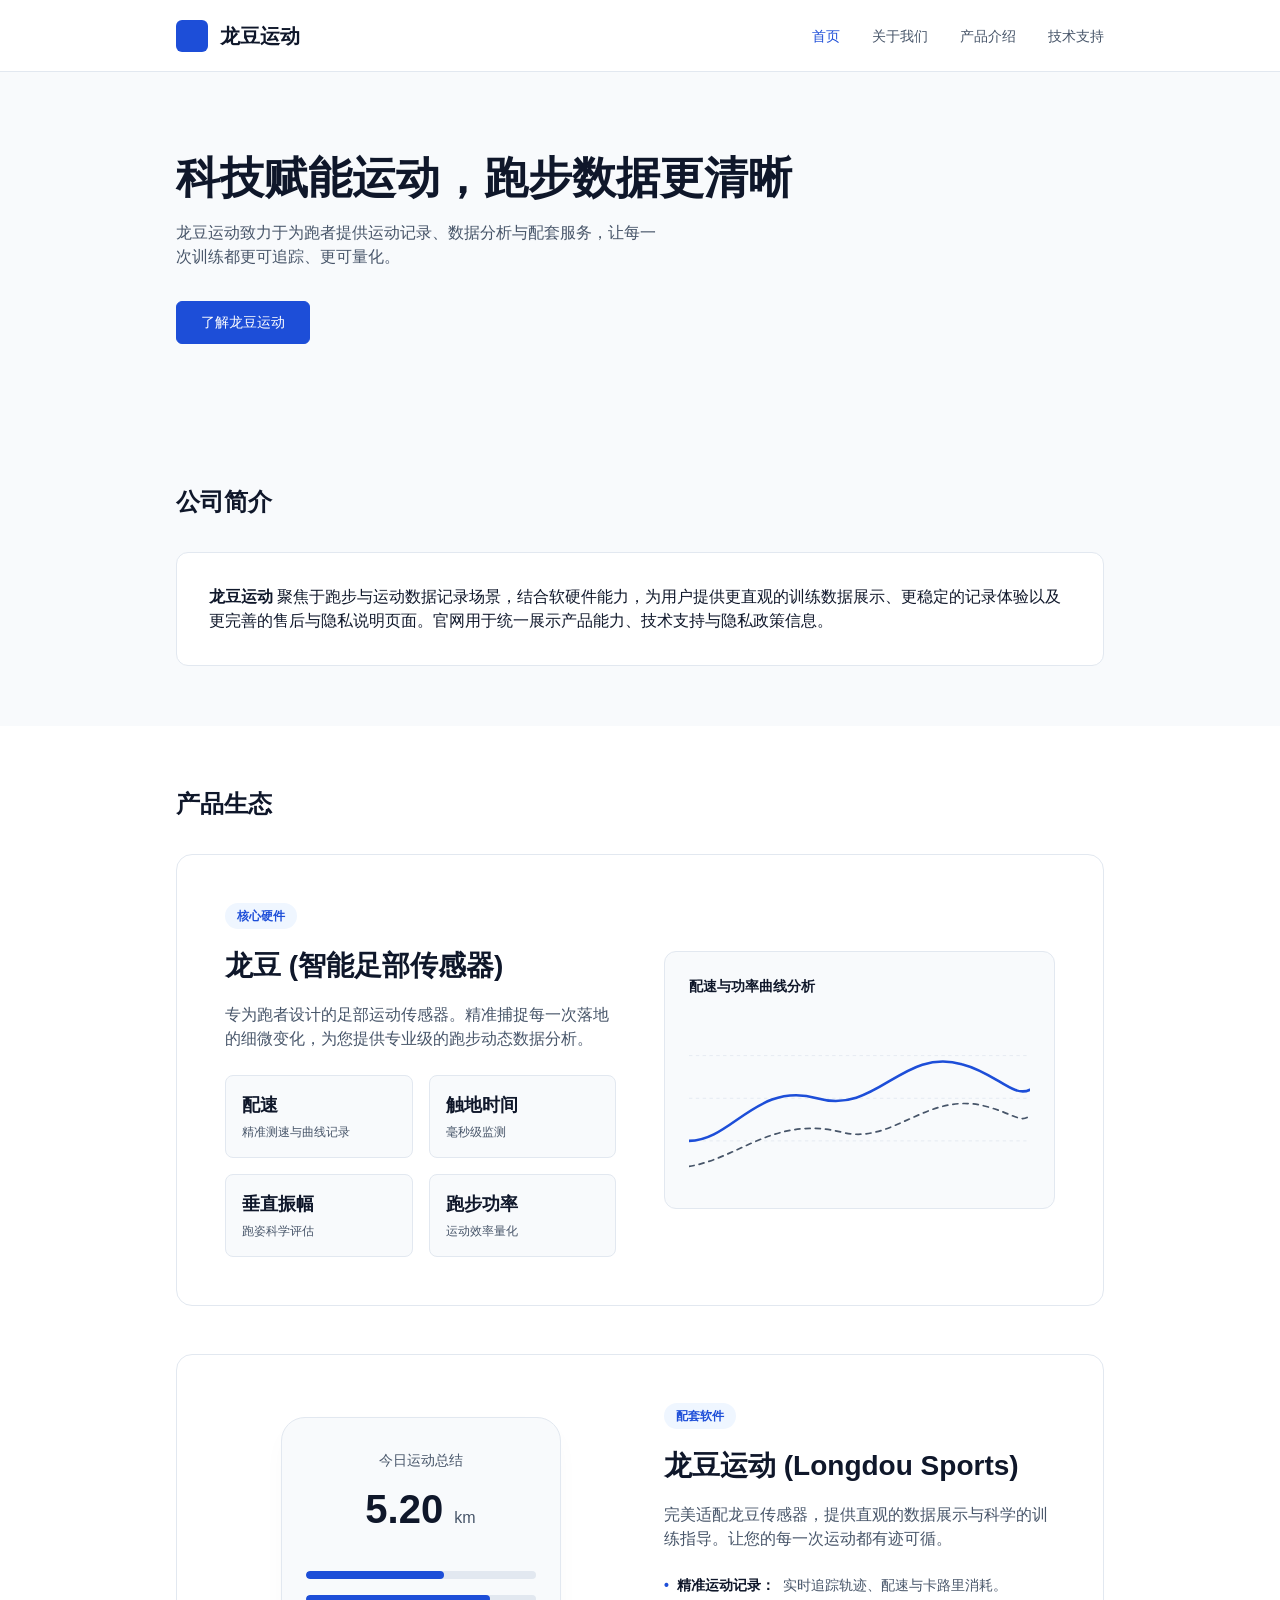
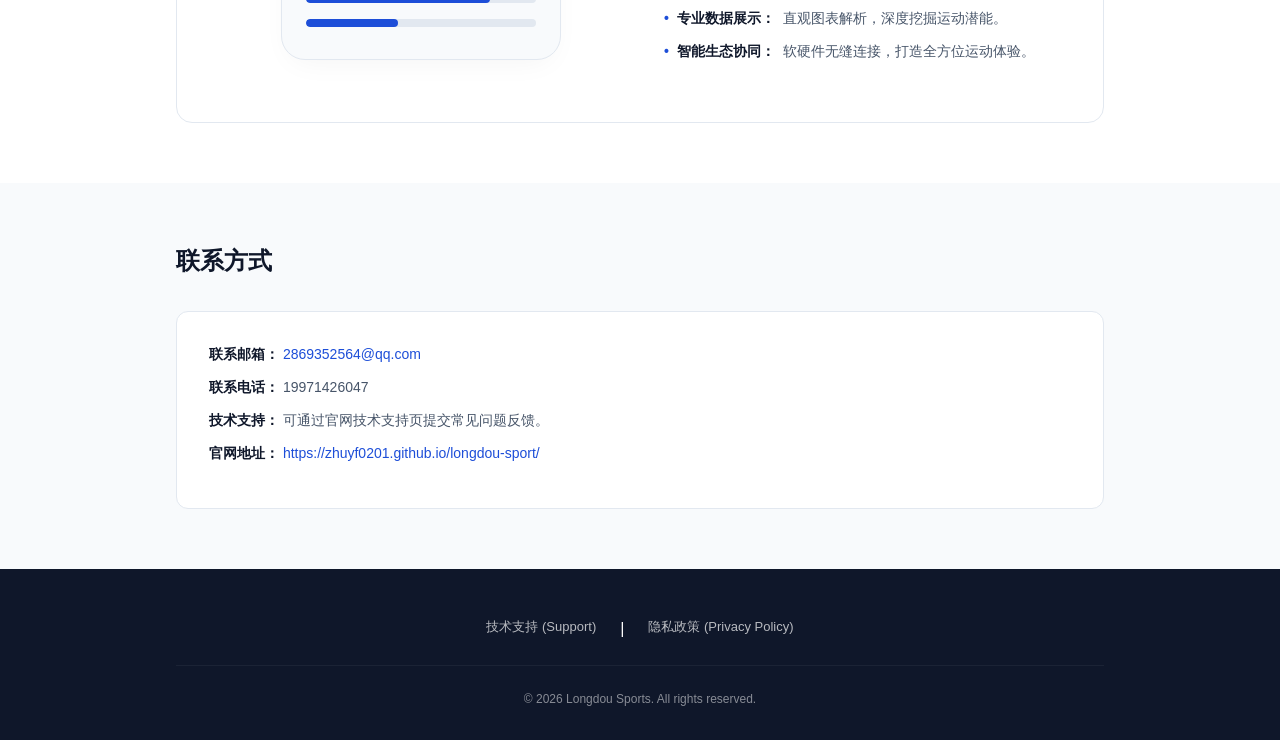
<file: index.html>
<!DOCTYPE html>
<html lang="zh-CN">
<head>
    <meta charset="UTF-8">
    <meta name="viewport" content="width=device-width, initial-scale=1.0">
    <title>龙豆运动 - 产品官网</title>
    <link rel="stylesheet" href="./style.css">
</head>
<body>
    <header>
        <div class="container nav-container">
            <div class="logo">龙豆运动</div>
            <nav>
                <ul>
                    <li><a href="./index.html" class="active">首页</a></li>
                    <li><a href="#about">关于我们</a></li>
                    <li><a href="#product">产品介绍</a></li>
                    <li><a href="./support.html">技术支持</a></li>
                </ul>
            </nav>
            <div class="mobile-menu-btn">☰</div>
        </div>
    </header>

    <section class="hero">
        <div class="container">
            <h1>科技赋能运动，跑步数据更清晰</h1>
            <p>龙豆运动致力于为跑者提供运动记录、数据分析与配套服务，让每一次训练都更可追踪、更可量化。</p>
            <a href="#product" class="btn">了解龙豆运动</a>
        </div>
    </section>

    <section id="about" class="section">
        <div class="container">
            <h2 class="section-title">公司简介</h2>
            <div class="card">
                <p><strong>龙豆运动</strong> 聚焦于跑步与运动数据记录场景，结合软硬件能力，为用户提供更直观的训练数据展示、更稳定的记录体验以及更完善的售后与隐私说明页面。官网用于统一展示产品能力、技术支持与隐私政策信息。</p>
            </div>
        </div>
    </section>

    <section id="product" class="section bg-light">
        <div class="container">
            <h2 class="section-title">产品生态</h2>
            
            <div class="product-showcase">
                <div class="product-info">
                    <span class="badge">核心硬件</span>
                    <h3>龙豆 (智能足部传感器)</h3>
                    <p>专为跑者设计的足部运动传感器。精准捕捉每一次落地的细微变化，为您提供专业级的跑步动态数据分析。</p>
                    <div class="metric-grid">
                        <div class="metric-item">
                            <div class="metric-value">配速</div>
                            <div class="metric-label">精准测速与曲线记录</div>
                        </div>
                        <div class="metric-item">
                            <div class="metric-value">触地时间</div>
                            <div class="metric-label">毫秒级监测</div>
                        </div>
                        <div class="metric-item">
                            <div class="metric-value">垂直振幅</div>
                            <div class="metric-label">跑姿科学评估</div>
                        </div>
                        <div class="metric-item">
                            <div class="metric-value">跑步功率</div>
                            <div class="metric-label">运动效率量化</div>
                        </div>
                    </div>
                </div>
                <div class="product-visual">
                    <div class="chart-container">
                        <div class="chart-header">配速与功率曲线分析</div>
                        <svg viewBox="0 0 400 200" class="curve-chart">
                            <!-- Grid lines -->
                            <line x1="0" y1="50" x2="400" y2="50" stroke="var(--border-color)" stroke-width="1" stroke-dasharray="4,4" />
                            <line x1="0" y1="100" x2="400" y2="100" stroke="var(--border-color)" stroke-width="1" stroke-dasharray="4,4" />
                            <line x1="0" y1="150" x2="400" y2="150" stroke="var(--border-color)" stroke-width="1" stroke-dasharray="4,4" />
                            <!-- Pace Curve (Primary) -->
                            <path d="M0,150 C50,150 80,80 150,100 C220,120 250,40 320,60 C360,70 380,100 400,90" fill="none" stroke="var(--primary-color)" stroke-width="3" stroke-linecap="round"/>
                            <!-- Power Curve (Secondary) -->
                            <path d="M0,180 C60,170 100,120 180,140 C240,155 280,90 350,110 C380,118 390,130 400,120" fill="none" stroke="var(--text-light)" stroke-width="2" stroke-dasharray="6,6" stroke-linecap="round"/>
                        </svg>
                    </div>
                </div>
            </div>

            <div class="product-showcase reverse">
                <div class="product-info">
                    <span class="badge">配套软件</span>
                    <h3>龙豆运动 (Longdou Sports)</h3>
                    <p>完美适配龙豆传感器，提供直观的数据展示与科学的训练指导。让您的每一次运动都有迹可循。</p>
                    <ul class="feature-list">
                        <li><strong>精准运动记录：</strong> 实时追踪轨迹、配速与卡路里消耗。</li>
                        <li><strong>专业数据展示：</strong> 直观图表解析，深度挖掘运动潜能。</li>
                        <li><strong>智能生态协同：</strong> 软硬件无缝连接，打造全方位运动体验。</li>
                    </ul>
                </div>
                <div class="product-visual">
                    <div class="app-mockup">
                        <div class="app-header">今日运动总结</div>
                        <div class="app-stat">5.20 <span>km</span></div>
                        <div class="app-bars">
                            <div class="bar-wrap"><div class="bar" style="width: 60%"></div></div>
                            <div class="bar-wrap"><div class="bar" style="width: 80%"></div></div>
                            <div class="bar-wrap"><div class="bar" style="width: 40%"></div></div>
                        </div>
                    </div>
                </div>
            </div>
        </div>
    </section>

    <section id="contact" class="section">
        <div class="container">
            <h2 class="section-title">联系方式</h2>
            <div class="contact-info card">
                <p><strong>联系邮箱：</strong> <a href="mailto:2869352564@qq.com">2869352564@qq.com</a></p>
                <p><strong>联系电话：</strong> 19971426047</p>
                <p><strong>技术支持：</strong> 可通过官网技术支持页提交常见问题反馈。</p>
                <p><strong>官网地址：</strong> <a href="https://zhuyf0201.github.io/longdou-sport/">https://zhuyf0201.github.io/longdou-sport/</a></p>
            </div>
        </div>
    </section>

    <footer>
        <div class="container footer-content">
            <div class="footer-links">
                <a href="./support.html">技术支持 (Support)</a> | 
                <a href="./privacy.html">隐私政策 (Privacy Policy)</a>
            </div>
            <p>&copy; 2026 Longdou Sports. All rights reserved.</p>
        </div>
    </footer>

    <script src="./script.js"></script>
</body>
</html>
</file>
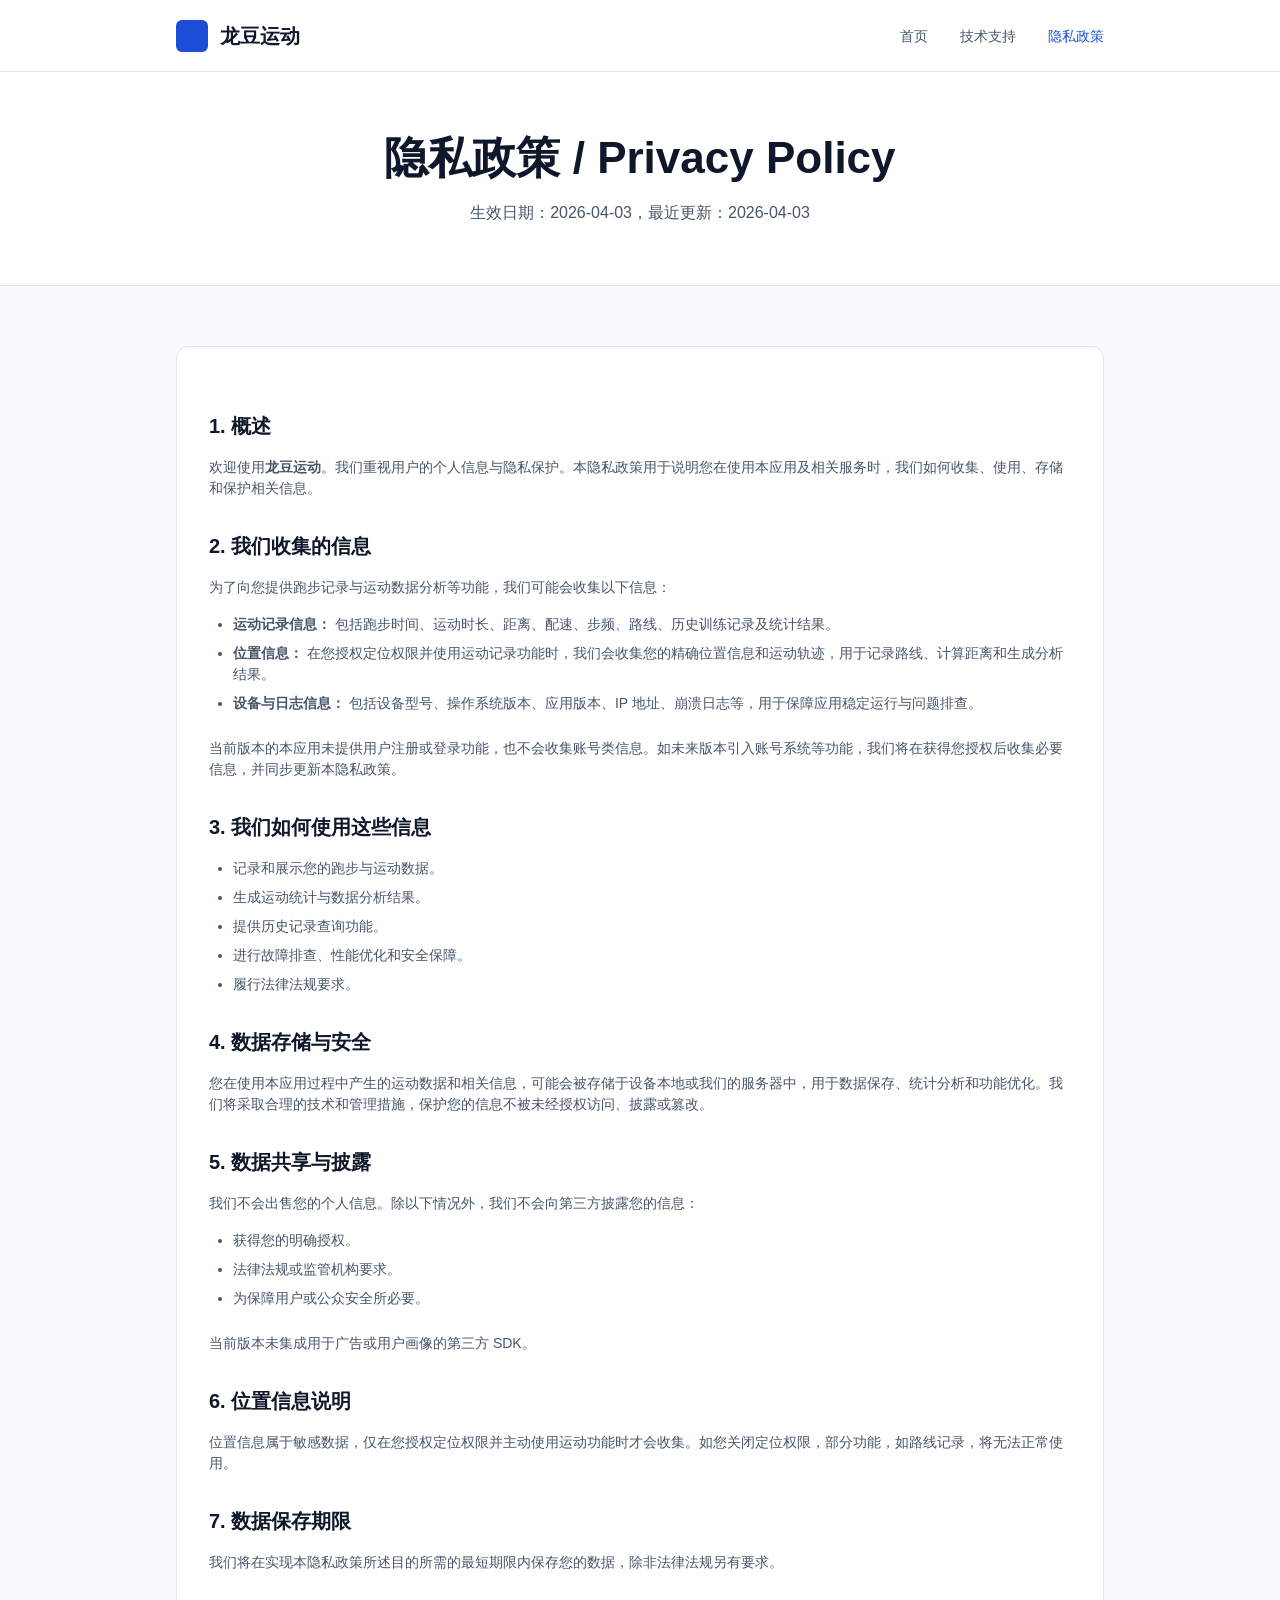
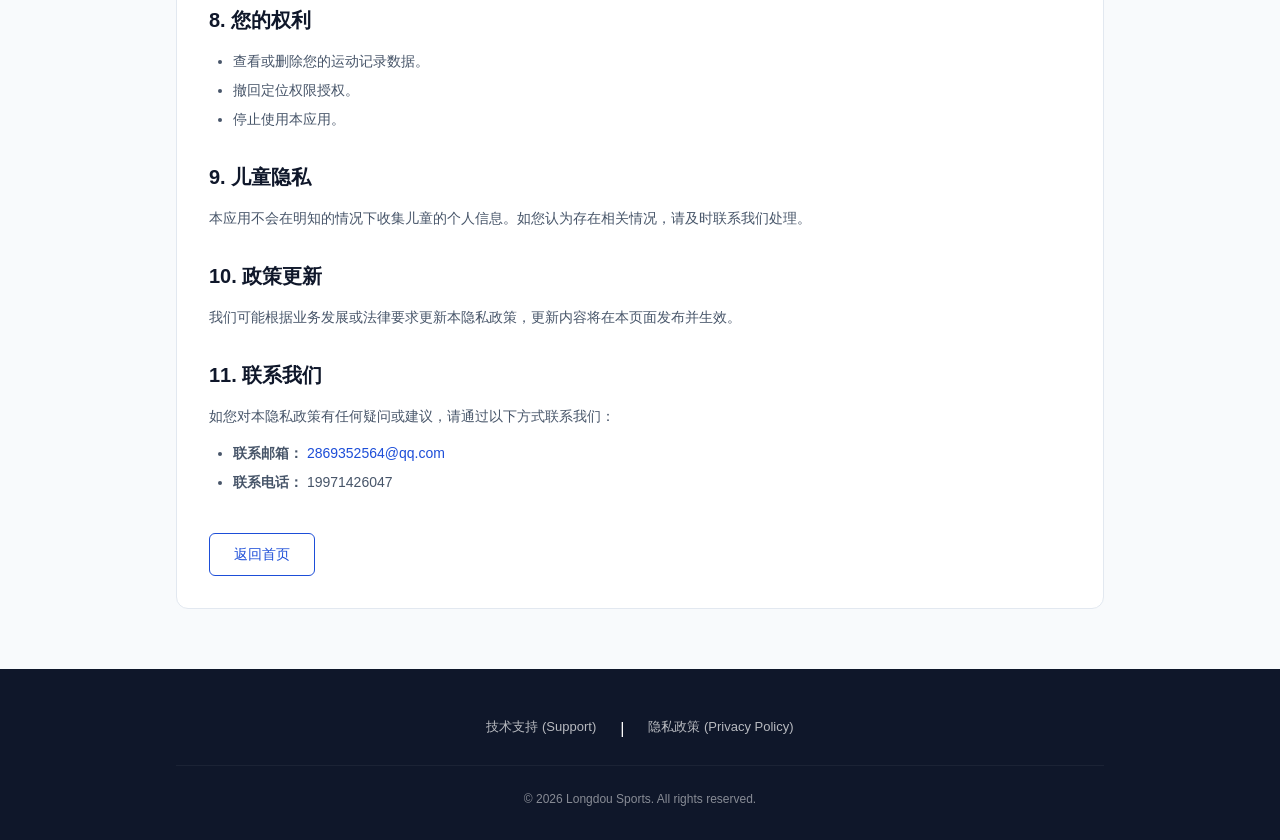
<file: privacy.html>
<!DOCTYPE html>
<html lang="zh-CN">
<head>
    <meta charset="UTF-8">
    <meta name="viewport" content="width=device-width, initial-scale=1.0">
    <title>隐私政策 - 龙豆运动</title>
    <link rel="stylesheet" href="./style.css">
</head>
<body>
    <header>
        <div class="container nav-container">
            <div class="logo">龙豆运动</div>
            <nav>
                <ul>
                    <li><a href="./index.html">首页</a></li>
                    <li><a href="./support.html">技术支持</a></li>
                    <li><a href="./privacy.html" class="active">隐私政策</a></li>
                </ul>
            </nav>
            <div class="mobile-menu-btn">☰</div>
        </div>
    </header>

    <section class="page-header">
        <div class="container">
            <h1>隐私政策 / Privacy Policy</h1>
            <p>生效日期：2026-04-03，最近更新：2026-04-03</p>
        </div>
    </section>

    <section class="section">
        <div class="container">
            <div class="card policy-content">
                <h2>1. 概述</h2>
                <p>欢迎使用<strong>龙豆运动</strong>。我们重视用户的个人信息与隐私保护。本隐私政策用于说明您在使用本应用及相关服务时，我们如何收集、使用、存储和保护相关信息。</p>

                <h2>2. 我们收集的信息</h2>
                <p>为了向您提供跑步记录与运动数据分析等功能，我们可能会收集以下信息：</p>
                <ul>
                    <li><strong>运动记录信息：</strong> 包括跑步时间、运动时长、距离、配速、步频、路线、历史训练记录及统计结果。</li>
                    <li><strong>位置信息：</strong> 在您授权定位权限并使用运动记录功能时，我们会收集您的精确位置信息和运动轨迹，用于记录路线、计算距离和生成分析结果。</li>
                    <li><strong>设备与日志信息：</strong> 包括设备型号、操作系统版本、应用版本、IP 地址、崩溃日志等，用于保障应用稳定运行与问题排查。</li>
                </ul>
                <p>当前版本的本应用未提供用户注册或登录功能，也不会收集账号类信息。如未来版本引入账号系统等功能，我们将在获得您授权后收集必要信息，并同步更新本隐私政策。</p>

                <h2>3. 我们如何使用这些信息</h2>
                <ul>
                    <li>记录和展示您的跑步与运动数据。</li>
                    <li>生成运动统计与数据分析结果。</li>
                    <li>提供历史记录查询功能。</li>
                    <li>进行故障排查、性能优化和安全保障。</li>
                    <li>履行法律法规要求。</li>
                </ul>

                <h2>4. 数据存储与安全</h2>
                <p>您在使用本应用过程中产生的运动数据和相关信息，可能会被存储于设备本地或我们的服务器中，用于数据保存、统计分析和功能优化。我们将采取合理的技术和管理措施，保护您的信息不被未经授权访问、披露或篡改。</p>

                <h2>5. 数据共享与披露</h2>
                <p>我们不会出售您的个人信息。除以下情况外，我们不会向第三方披露您的信息：</p>
                <ul>
                    <li>获得您的明确授权。</li>
                    <li>法律法规或监管机构要求。</li>
                    <li>为保障用户或公众安全所必要。</li>
                </ul>
                <p>当前版本未集成用于广告或用户画像的第三方 SDK。</p>

                <h2>6. 位置信息说明</h2>
                <p>位置信息属于敏感数据，仅在您授权定位权限并主动使用运动功能时才会收集。如您关闭定位权限，部分功能，如路线记录，将无法正常使用。</p>

                <h2>7. 数据保存期限</h2>
                <p>我们将在实现本隐私政策所述目的所需的最短期限内保存您的数据，除非法律法规另有要求。</p>

                <h2>8. 您的权利</h2>
                <ul>
                    <li>查看或删除您的运动记录数据。</li>
                    <li>撤回定位权限授权。</li>
                    <li>停止使用本应用。</li>
                </ul>

                <h2>9. 儿童隐私</h2>
                <p>本应用不会在明知的情况下收集儿童的个人信息。如您认为存在相关情况，请及时联系我们处理。</p>

                <h2>10. 政策更新</h2>
                <p>我们可能根据业务发展或法律要求更新本隐私政策，更新内容将在本页面发布并生效。</p>

                <h2>11. 联系我们</h2>
                <p>如您对本隐私政策有任何疑问或建议，请通过以下方式联系我们：</p>
                <ul>
                    <li><strong>联系邮箱：</strong> <a href="mailto:2869352564@qq.com">2869352564@qq.com</a></li>
                    <li><strong>联系电话：</strong> 19971426047</li>
                </ul>

                <div style="margin-top: 40px;">
                    <a href="./index.html" class="btn btn-outline">返回首页</a>
                </div>
            </div>
        </div>
    </section>

    <footer>
        <div class="container footer-content">
            <div class="footer-links">
                <a href="./support.html">技术支持 (Support)</a> | 
                <a href="./privacy.html">隐私政策 (Privacy Policy)</a>
            </div>
            <p>&copy; 2026 Longdou Sports. All rights reserved.</p>
        </div>
    </footer>

    <script src="./script.js"></script>
</body>
</html>
</file>
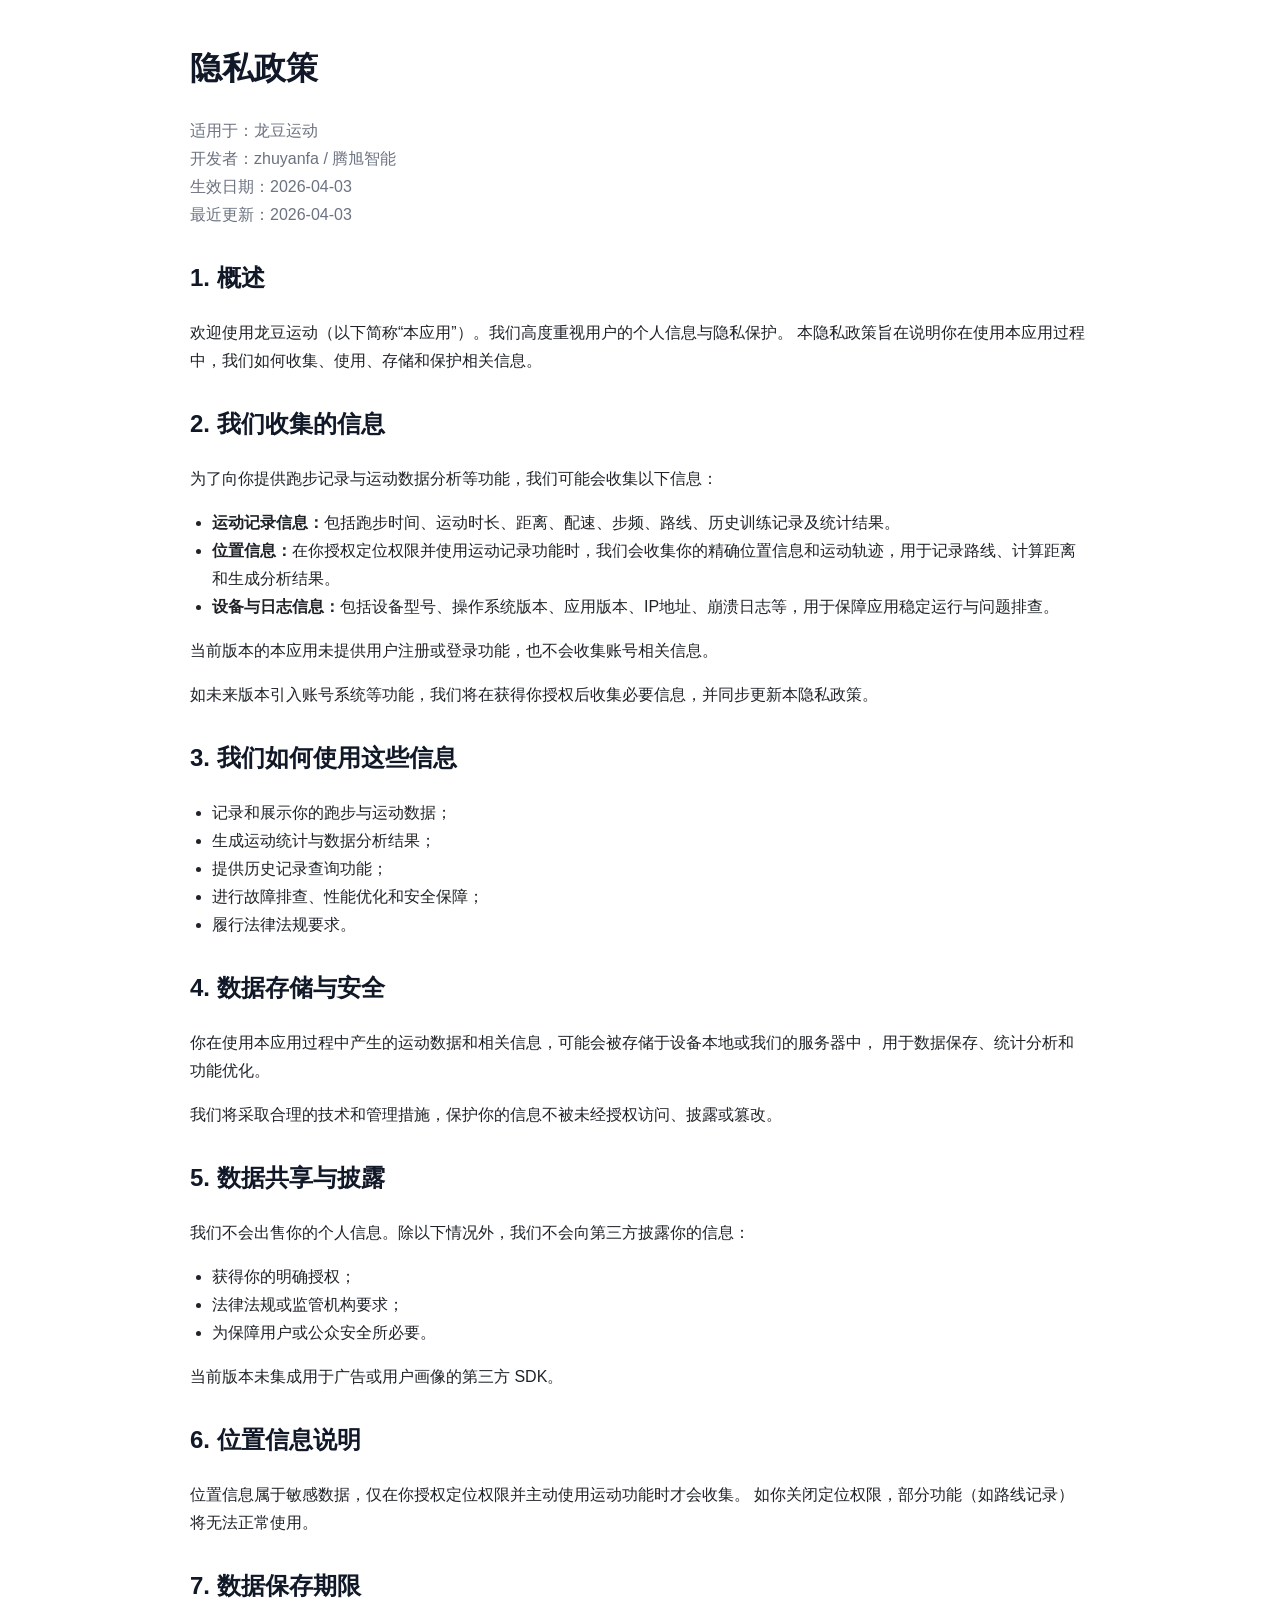
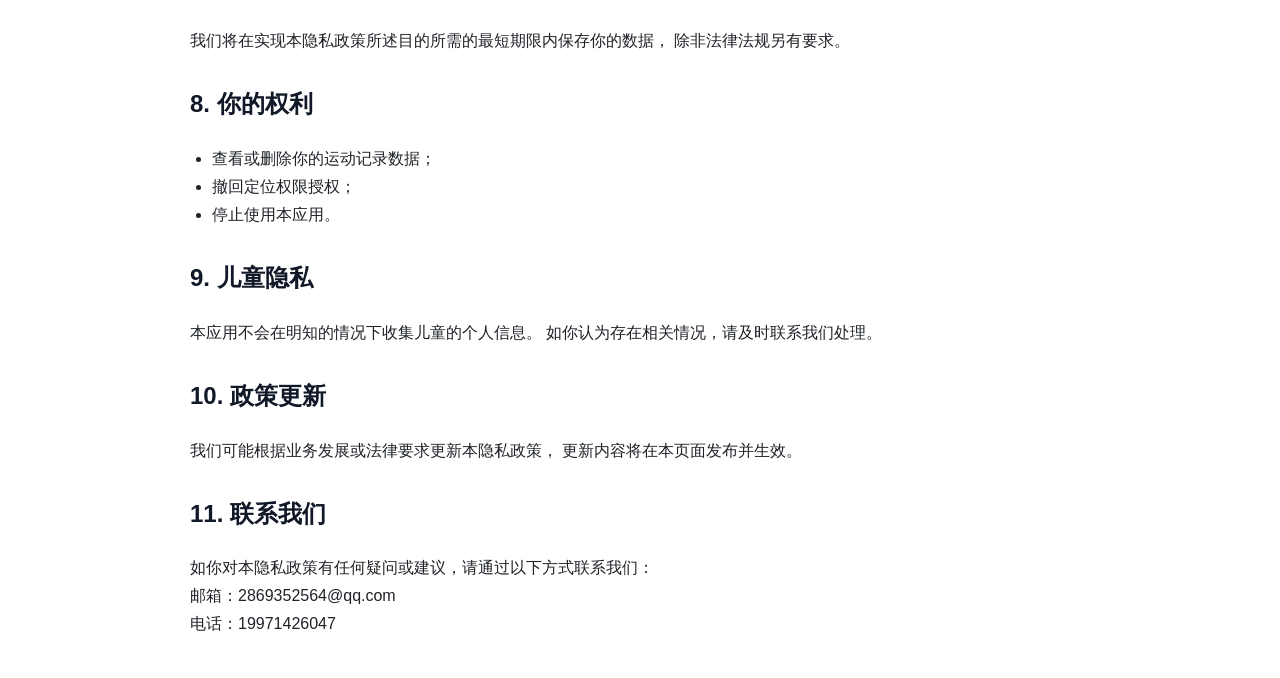
<file: privacy_0.html>
<!doctype html>
<html lang="zh-CN">
<head>
  <meta charset="UTF-8" />
  <meta name="viewport" content="width=device-width, initial-scale=1.0" />
  <title>隐私政策 - 龙豆运动</title>
  <style>
    body {
      font-family: -apple-system, BlinkMacSystemFont, "Segoe UI", Roboto, "Helvetica Neue", Arial, sans-serif;
      line-height: 1.75;
      max-width: 900px;
      margin: 40px auto;
      padding: 0 20px;
      color: #1f2328;
      background: #ffffff;
    }
    h1, h2 {
      color: #111827;
    }
    .meta {
      color: #6b7280;
      margin-bottom: 28px;
    }
    section {
      margin-bottom: 28px;
    }
    ul {
      padding-left: 22px;
    }
    a {
      color: #2563eb;
      text-decoration: none;
    }
  </style>
</head>
<body>

<h1>隐私政策</h1>

<p class="meta">
适用于：龙豆运动<br>
开发者：zhuyanfa / 腾旭智能<br>
生效日期：2026-04-03<br>
最近更新：2026-04-03
</p>

<section>
<h2>1. 概述</h2>
<p>
欢迎使用龙豆运动（以下简称“本应用”）。我们高度重视用户的个人信息与隐私保护。
本隐私政策旨在说明你在使用本应用过程中，我们如何收集、使用、存储和保护相关信息。
</p>
</section>

<section>
<h2>2. 我们收集的信息</h2>
<p>
为了向你提供跑步记录与运动数据分析等功能，我们可能会收集以下信息：
</p>
<ul>
<li><strong>运动记录信息：</strong>包括跑步时间、运动时长、距离、配速、步频、路线、历史训练记录及统计结果。</li>
<li><strong>位置信息：</strong>在你授权定位权限并使用运动记录功能时，我们会收集你的精确位置信息和运动轨迹，用于记录路线、计算距离和生成分析结果。</li>
<li><strong>设备与日志信息：</strong>包括设备型号、操作系统版本、应用版本、IP地址、崩溃日志等，用于保障应用稳定运行与问题排查。</li>
</ul>

<p>
当前版本的本应用未提供用户注册或登录功能，也不会收集账号相关信息。
</p>

<p>
如未来版本引入账号系统等功能，我们将在获得你授权后收集必要信息，并同步更新本隐私政策。
</p>
</section>

<section>
<h2>3. 我们如何使用这些信息</h2>
<ul>
<li>记录和展示你的跑步与运动数据；</li>
<li>生成运动统计与数据分析结果；</li>
<li>提供历史记录查询功能；</li>
<li>进行故障排查、性能优化和安全保障；</li>
<li>履行法律法规要求。</li>
</ul>
</section>

<section>
<h2>4. 数据存储与安全</h2>
<p>
你在使用本应用过程中产生的运动数据和相关信息，可能会被存储于设备本地或我们的服务器中，
用于数据保存、统计分析和功能优化。
</p>
<p>
我们将采取合理的技术和管理措施，保护你的信息不被未经授权访问、披露或篡改。
</p>
</section>

<section>
<h2>5. 数据共享与披露</h2>
<p>
我们不会出售你的个人信息。除以下情况外，我们不会向第三方披露你的信息：
</p>
<ul>
<li>获得你的明确授权；</li>
<li>法律法规或监管机构要求；</li>
<li>为保障用户或公众安全所必要。</li>
</ul>

<p>
当前版本未集成用于广告或用户画像的第三方 SDK。
</p>
</section>

<section>
<h2>6. 位置信息说明</h2>
<p>
位置信息属于敏感数据，仅在你授权定位权限并主动使用运动功能时才会收集。
如你关闭定位权限，部分功能（如路线记录）将无法正常使用。
</p>
</section>

<section>
<h2>7. 数据保存期限</h2>
<p>
我们将在实现本隐私政策所述目的所需的最短期限内保存你的数据，
除非法律法规另有要求。
</p>
</section>

<section>
<h2>8. 你的权利</h2>
<ul>
<li>查看或删除你的运动记录数据；</li>
<li>撤回定位权限授权；</li>
<li>停止使用本应用。</li>
</ul>
</section>

<section>
<h2>9. 儿童隐私</h2>
<p>
本应用不会在明知的情况下收集儿童的个人信息。
如你认为存在相关情况，请及时联系我们处理。
</p>
</section>

<section>
<h2>10. 政策更新</h2>
<p>
我们可能根据业务发展或法律要求更新本隐私政策，
更新内容将在本页面发布并生效。
</p>
</section>

<section>
<h2>11. 联系我们</h2>
<p>
如你对本隐私政策有任何疑问或建议，请通过以下方式联系我们：<br>
邮箱：2869352564@qq.com<br>
电话：19971426047
</p>
</section>

</body>
</html>
</file>
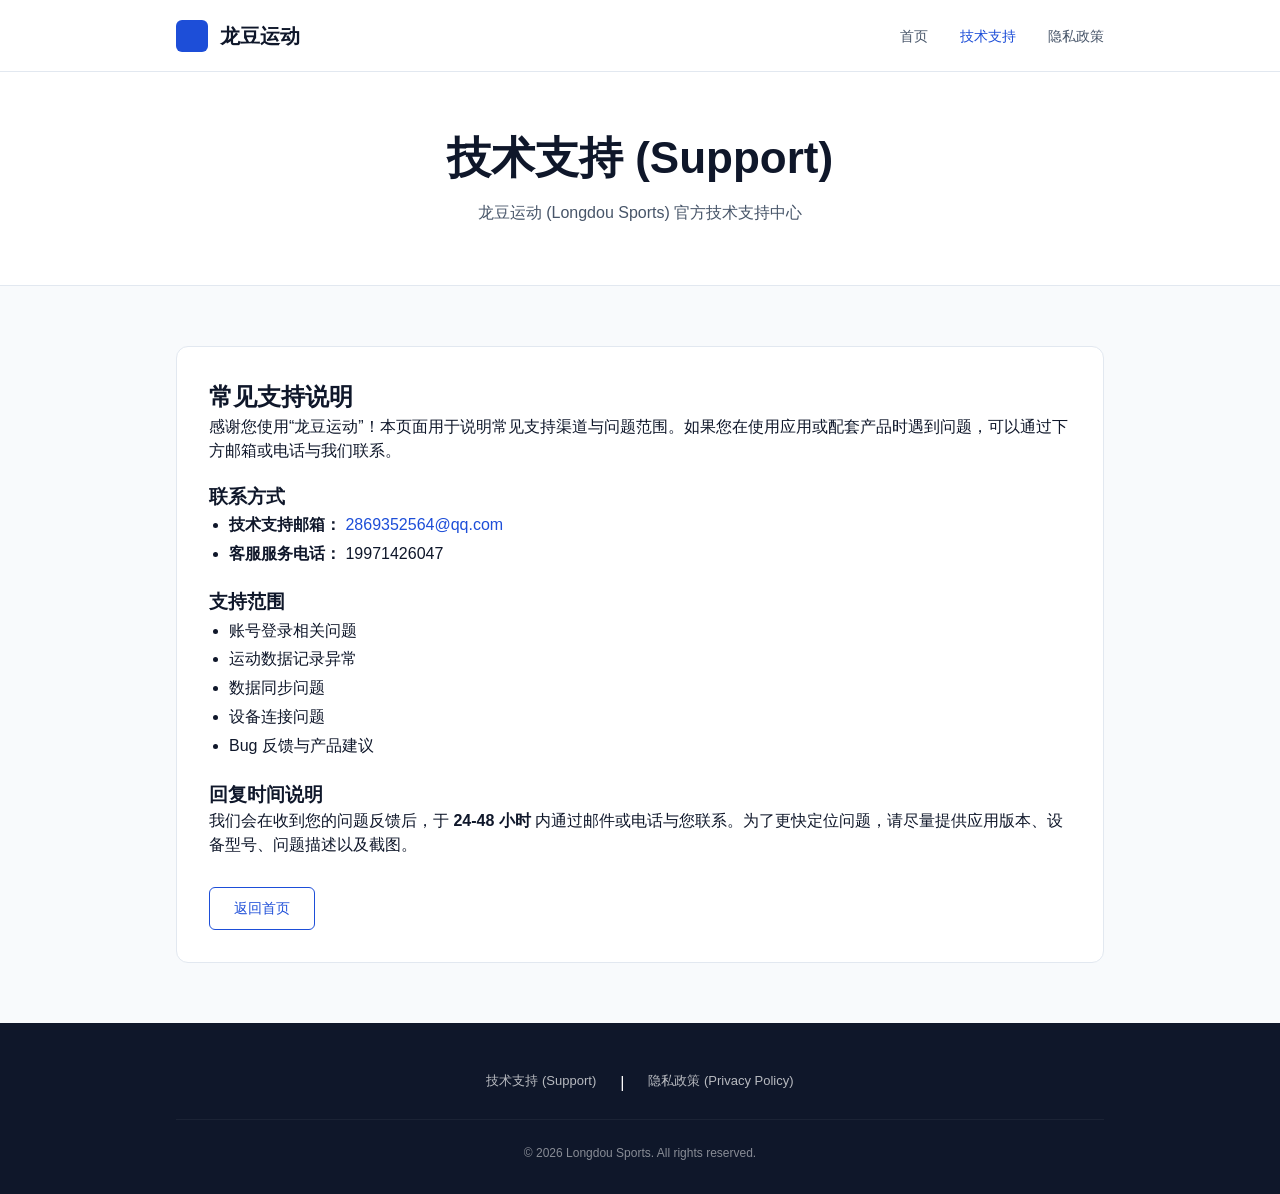
<file: support.html>
<!DOCTYPE html>
<html lang="zh-CN">
<head>
    <meta charset="UTF-8">
    <meta name="viewport" content="width=device-width, initial-scale=1.0">
    <title>技术支持 - 龙豆运动</title>
    <link rel="stylesheet" href="./style.css">
</head>
<body>
    <header>
        <div class="container nav-container">
            <div class="logo">龙豆运动</div>
            <nav>
                <ul>
                    <li><a href="./index.html">首页</a></li>
                    <li><a href="./support.html" class="active">技术支持</a></li>
                    <li><a href="./privacy.html">隐私政策</a></li>
                </ul>
            </nav>
            <div class="mobile-menu-btn">☰</div>
        </div>
    </header>

    <section class="page-header">
        <div class="container">
            <h1>技术支持 (Support)</h1>
            <p>龙豆运动 (Longdou Sports) 官方技术支持中心</p>
        </div>
    </section>

    <section class="section">
        <div class="container">
            <div class="card">
                <h2>常见支持说明</h2>
                <p>感谢您使用“龙豆运动”！本页面用于说明常见支持渠道与问题范围。如果您在使用应用或配套产品时遇到问题，可以通过下方邮箱或电话与我们联系。</p>
                
                <h3 style="margin-top: 20px;">联系方式</h3>
                <ul style="line-height: 1.8; margin-left: 20px;">
                    <li><strong>技术支持邮箱：</strong> <a href="mailto:2869352564@qq.com">2869352564@qq.com</a></li>
                    <li><strong>客服服务电话：</strong> 19971426047</li>
                </ul>

                <h3 style="margin-top: 20px;">支持范围</h3>
                <ul style="line-height: 1.8; margin-left: 20px;">
                    <li>账号登录相关问题</li>
                    <li>运动数据记录异常</li>
                    <li>数据同步问题</li>
                    <li>设备连接问题</li>
                    <li>Bug 反馈与产品建议</li>
                </ul>

                <h3 style="margin-top: 20px;">回复时间说明</h3>
                <p>我们会在收到您的问题反馈后，于 <strong>24-48 小时</strong> 内通过邮件或电话与您联系。为了更快定位问题，请尽量提供应用版本、设备型号、问题描述以及截图。</p>
                
                <div style="margin-top: 30px;">
                    <a href="./index.html" class="btn btn-outline">返回首页</a>
                </div>
            </div>
        </div>
    </section>

    <footer>
        <div class="container footer-content">
            <div class="footer-links">
                <a href="./support.html">技术支持 (Support)</a> | 
                <a href="./privacy.html">隐私政策 (Privacy Policy)</a>
            </div>
            <p>&copy; 2026 Longdou Sports. All rights reserved.</p>
        </div>
    </footer>

    <script src="./script.js"></script>
</body>
</html>
</file>
<file: style.css>
/* 基础重置与变量 */
:root {
    --primary-color: #1d4ed8;
    --primary-dark: #1e3a8a;
    --secondary-color: #f8fafc;
    --text-color: #0f172a;
    --text-light: #475569;
    --border-color: #e2e8f0;
    --bg-color: #ffffff;
    --font-family: 'Helvetica Neue', Arial, 'PingFang SC', 'Microsoft YaHei', sans-serif;
}

* {
    margin: 0;
    padding: 0;
    box-sizing: border-box;
}

body {
    font-family: var(--font-family);
    color: var(--text-color);
    background-color: var(--secondary-color);
    line-height: 1.5;
    -webkit-font-smoothing: antialiased;
    display: flex;
    flex-direction: column;
    min-height: 100vh;
}

a {
    color: var(--primary-color);
    text-decoration: none;
    transition: color 0.3s ease;
}

a:hover {
    color: var(--primary-dark);
}

.container {
    width: 100%;
    max-width: 1024px;
    margin: 0 auto;
    padding: 0 48px;
}

/* 导航栏 */
header {
    background-color: var(--bg-color);
    height: 72px;
    border-bottom: 1px solid var(--border-color);
    position: sticky;
    top: 0;
    z-index: 1000;
    display: flex;
    align-items: center;
}

.nav-container {
    display: flex;
    justify-content: space-between;
    align-items: center;
    width: 100%;
}

.logo {
    font-size: 1.25rem;
    font-weight: 700;
    color: var(--text-color);
    display: flex;
    align-items: center;
    gap: 12px;
}

.logo::before {
    content: '';
    display: inline-block;
    width: 32px;
    height: 32px;
    background: var(--primary-color);
    border-radius: 6px;
}

nav ul {
    list-style: none;
    display: flex;
    gap: 32px;
}

nav a {
    color: var(--text-light);
    font-size: 0.875rem;
    font-weight: 500;
}

nav a:hover, nav a.active {
    color: var(--primary-color);
}

.mobile-menu-btn {
    display: none;
    font-size: 1.5rem;
    cursor: pointer;
    user-select: none;
}

/* 英雄区域 (Hero) */
.hero {
    padding: 80px 0;
    background-color: var(--secondary-color);
}

.hero .container {
    display: flex;
    flex-direction: column;
    align-items: flex-start;
    text-align: left;
}

.hero h1 {
    font-size: 2.75rem;
    line-height: 1.2;
    margin-bottom: 16px;
    color: var(--text-color);
}

.hero p {
    font-size: 1rem;
    color: var(--text-light);
    margin-bottom: 32px;
    max-width: 480px;
}

/* 页面头部 (子页面) */
.page-header {
    background-color: var(--bg-color);
    padding: 60px 0;
    text-align: center;
    border-bottom: 1px solid var(--border-color);
}

.page-header h1 {
    font-size: 2.75rem;
    color: var(--text-color);
    margin-bottom: 16px;
    line-height: 1.2;
}

.page-header p {
    color: var(--text-light);
    font-size: 1rem;
}

/* 通用区块 */
.section {
    padding: 60px 0;
}

.bg-light {
    background-color: var(--bg-color);
}

.section-title {
    font-size: 1.5rem;
    margin-bottom: 32px;
    color: var(--text-color);
    font-weight: 600;
}

/* 卡片 */
.card {
    background-color: var(--bg-color);
    border-radius: 12px;
    padding: 32px;
    border: 1px solid var(--border-color);
}

/* Badge */
.badge {
    display: inline-block;
    padding: 4px 12px;
    background: #eff6ff;
    color: var(--primary-color);
    border-radius: 999px;
    font-size: 0.75rem;
    font-weight: 600;
    margin-bottom: 16px;
}

/* 产品展示 (Product Showcase) */
.product-showcase {
    display: flex;
    gap: 48px;
    align-items: center;
    margin-bottom: 48px;
    background: var(--bg-color);
    border: 1px solid var(--border-color);
    border-radius: 16px;
    padding: 48px;
}

.product-showcase:last-child {
    margin-bottom: 0;
}

.product-showcase.reverse {
    flex-direction: row-reverse;
}

.product-info {
    flex: 1;
}

.product-info h3 {
    font-size: 1.75rem;
    color: var(--text-color);
    margin-bottom: 16px;
}

.product-info p {
    color: var(--text-light);
    margin-bottom: 24px;
    font-size: 1rem;
}

.metric-grid {
    display: grid;
    grid-template-columns: 1fr 1fr;
    gap: 16px;
}

.metric-item {
    background: var(--secondary-color);
    padding: 16px;
    border-radius: 8px;
    border: 1px solid var(--border-color);
}

.metric-value {
    font-size: 1.125rem;
    font-weight: 600;
    color: var(--text-color);
    margin-bottom: 4px;
}

.metric-label {
    font-size: 0.75rem;
    color: var(--text-light);
}

.feature-list {
    list-style: none;
    margin-left: 0;
}

.feature-list li {
    margin-bottom: 12px;
    color: var(--text-light);
    font-size: 0.875rem;
    display: flex;
    align-items: flex-start;
    gap: 8px;
}

.feature-list li::before {
    content: '•';
    color: var(--primary-color);
    font-weight: bold;
}

.feature-list strong {
    color: var(--text-color);
}

.product-visual {
    flex: 1;
    display: flex;
    justify-content: center;
    align-items: center;
}

/* 图表与应用 Mockup */
.chart-container {
    width: 100%;
    max-width: 400px;
    background: var(--secondary-color);
    border: 1px solid var(--border-color);
    border-radius: 12px;
    padding: 24px;
}

.chart-header {
    font-size: 0.875rem;
    font-weight: 600;
    color: var(--text-color);
    margin-bottom: 16px;
}

.curve-chart {
    width: 100%;
    height: auto;
    display: block;
}

.app-mockup {
    width: 100%;
    max-width: 280px;
    background: var(--secondary-color);
    border: 1px solid var(--border-color);
    border-radius: 24px;
    padding: 32px 24px;
    box-shadow: 0 10px 30px -10px rgba(0,0,0,0.05);
}

.app-header {
    font-size: 0.875rem;
    color: var(--text-light);
    text-align: center;
    margin-bottom: 8px;
}

.app-stat {
    font-size: 2.5rem;
    font-weight: 700;
    color: var(--text-color);
    text-align: center;
    margin-bottom: 32px;
}

.app-stat span {
    font-size: 1rem;
    color: var(--text-light);
    font-weight: normal;
}

.app-bars {
    display: flex;
    flex-direction: column;
    gap: 16px;
}

.app-bars .bar-wrap {
    height: 8px;
    background: var(--border-color);
    border-radius: 4px;
    overflow: hidden;
}

.app-bars .bar {
    height: 100%;
    background: var(--primary-color);
    border-radius: 4px;
}

/* 按钮 */
.btn {
    display: inline-block;
    padding: 10px 24px;
    background-color: var(--primary-color);
    color: var(--bg-color);
    border-radius: 6px;
    font-weight: 500;
    font-size: 0.875rem;
    text-decoration: none;
    transition: all 0.3s ease;
    border: 1px solid var(--primary-color);
}

.btn:hover {
    background-color: var(--primary-dark);
    color: var(--bg-color);
    border-color: var(--primary-dark);
}

.btn-outline {
    background-color: transparent;
    color: var(--primary-color);
    border: 1px solid var(--primary-color);
}

.btn-outline:hover {
    background-color: var(--primary-color);
    color: var(--bg-color);
}

/* 隐私政策内容 */
.policy-content h2 {
    font-size: 1.25rem;
    margin-top: 32px;
    margin-bottom: 16px;
    color: var(--text-color);
}

.policy-content p {
    margin-bottom: 16px;
    font-size: 0.875rem;
    color: var(--text-light);
}

.policy-content ul {
    margin-bottom: 24px;
    margin-left: 24px;
    font-size: 0.875rem;
    color: var(--text-light);
}

.policy-content li {
    margin-bottom: 8px;
}

/* 联系方式 */
.contact-info p {
    margin-bottom: 12px;
    font-size: 0.875rem;
    color: var(--text-light);
}

.contact-info strong {
    color: var(--text-color);
}

/* 页脚 */
footer {
    background-color: var(--text-color);
    color: var(--bg-color);
    padding: 48px 0 32px;
    margin-top: auto;
}

.footer-content {
    display: flex;
    flex-direction: column;
    gap: 24px;
}

.footer-links {
    display: flex;
    gap: 24px;
    justify-content: center;
}

.footer-links a {
    color: var(--bg-color);
    text-decoration: none;
    font-size: 0.8125rem;
    opacity: 0.7;
}

.footer-links a:hover {
    opacity: 1;
    color: var(--bg-color);
}

footer p {
    border-top: 1px solid rgba(255,255,255,0.1);
    padding-top: 24px;
    font-size: 0.75rem;
    text-align: center;
    opacity: 0.5;
    color: var(--bg-color);
}

/* 响应式设计 */
@media (max-width: 768px) {
    .container {
        padding: 0 24px;
    }

    .nav-container {
        flex-wrap: wrap;
    }
    
    .mobile-menu-btn {
        display: block;
    }

    nav {
        display: none;
        width: 100%;
        padding-bottom: 20px;
        background-color: var(--bg-color);
        position: absolute;
        top: 72px;
        left: 0;
        border-bottom: 1px solid var(--border-color);
    }

    nav.active {
        display: block;
    }

    nav ul {
        flex-direction: column;
        gap: 16px;
        padding: 16px 24px;
    }

    .hero h1 {
        font-size: 2rem;
    }
    
    .product-showcase, .product-showcase.reverse {
        flex-direction: column;
        padding: 24px;
        gap: 32px;
    }
}
</file>
